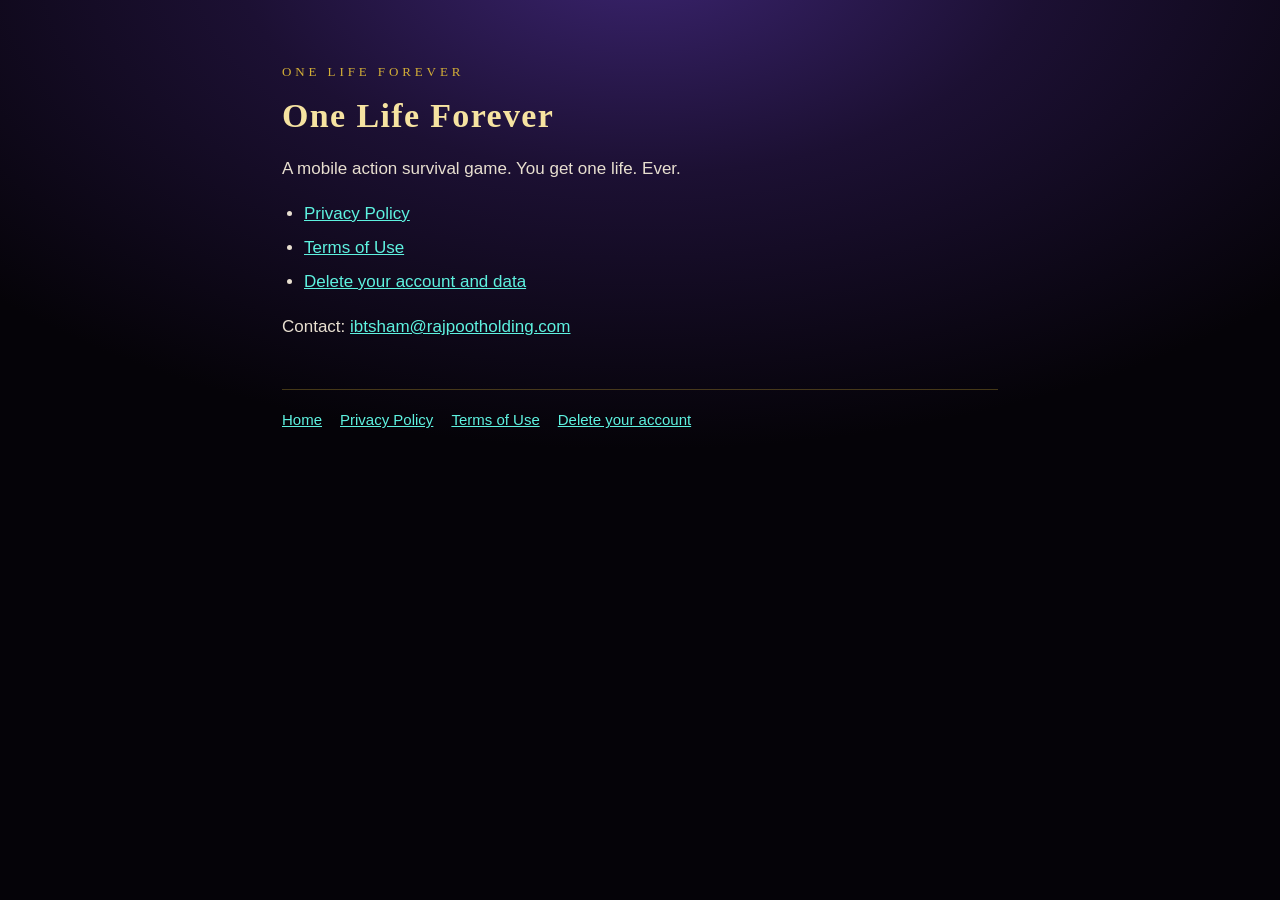
<file: index.html>
<!DOCTYPE html>
<html lang="en">
<head>
<meta charset="utf-8">
<meta name="viewport" content="width=device-width, initial-scale=1">
<title>One Life Forever — One Life Forever</title>
<link rel="stylesheet" href="style.css">
</head>
<body>
<main>
<p class="brand">One Life Forever</p>
<h1>One Life Forever</h1>
<p>A mobile action survival game. You get one life. Ever.</p>
<ul>
<li><a href="privacy.html">Privacy Policy</a></li>
<li><a href="terms.html">Terms of Use</a></li>
<li><a href="delete-account.html">Delete your account and data</a></li>
</ul>
<p>Contact: <a href="mailto:ibtsham@rajpootholding.com">ibtsham@rajpootholding.com</a></p>
<nav><a href="index.html">Home</a><a href="privacy.html">Privacy Policy</a><a href="terms.html">Terms of Use</a><a href="delete-account.html">Delete your account</a></nav>
</main>
</body>
</html>
</file>
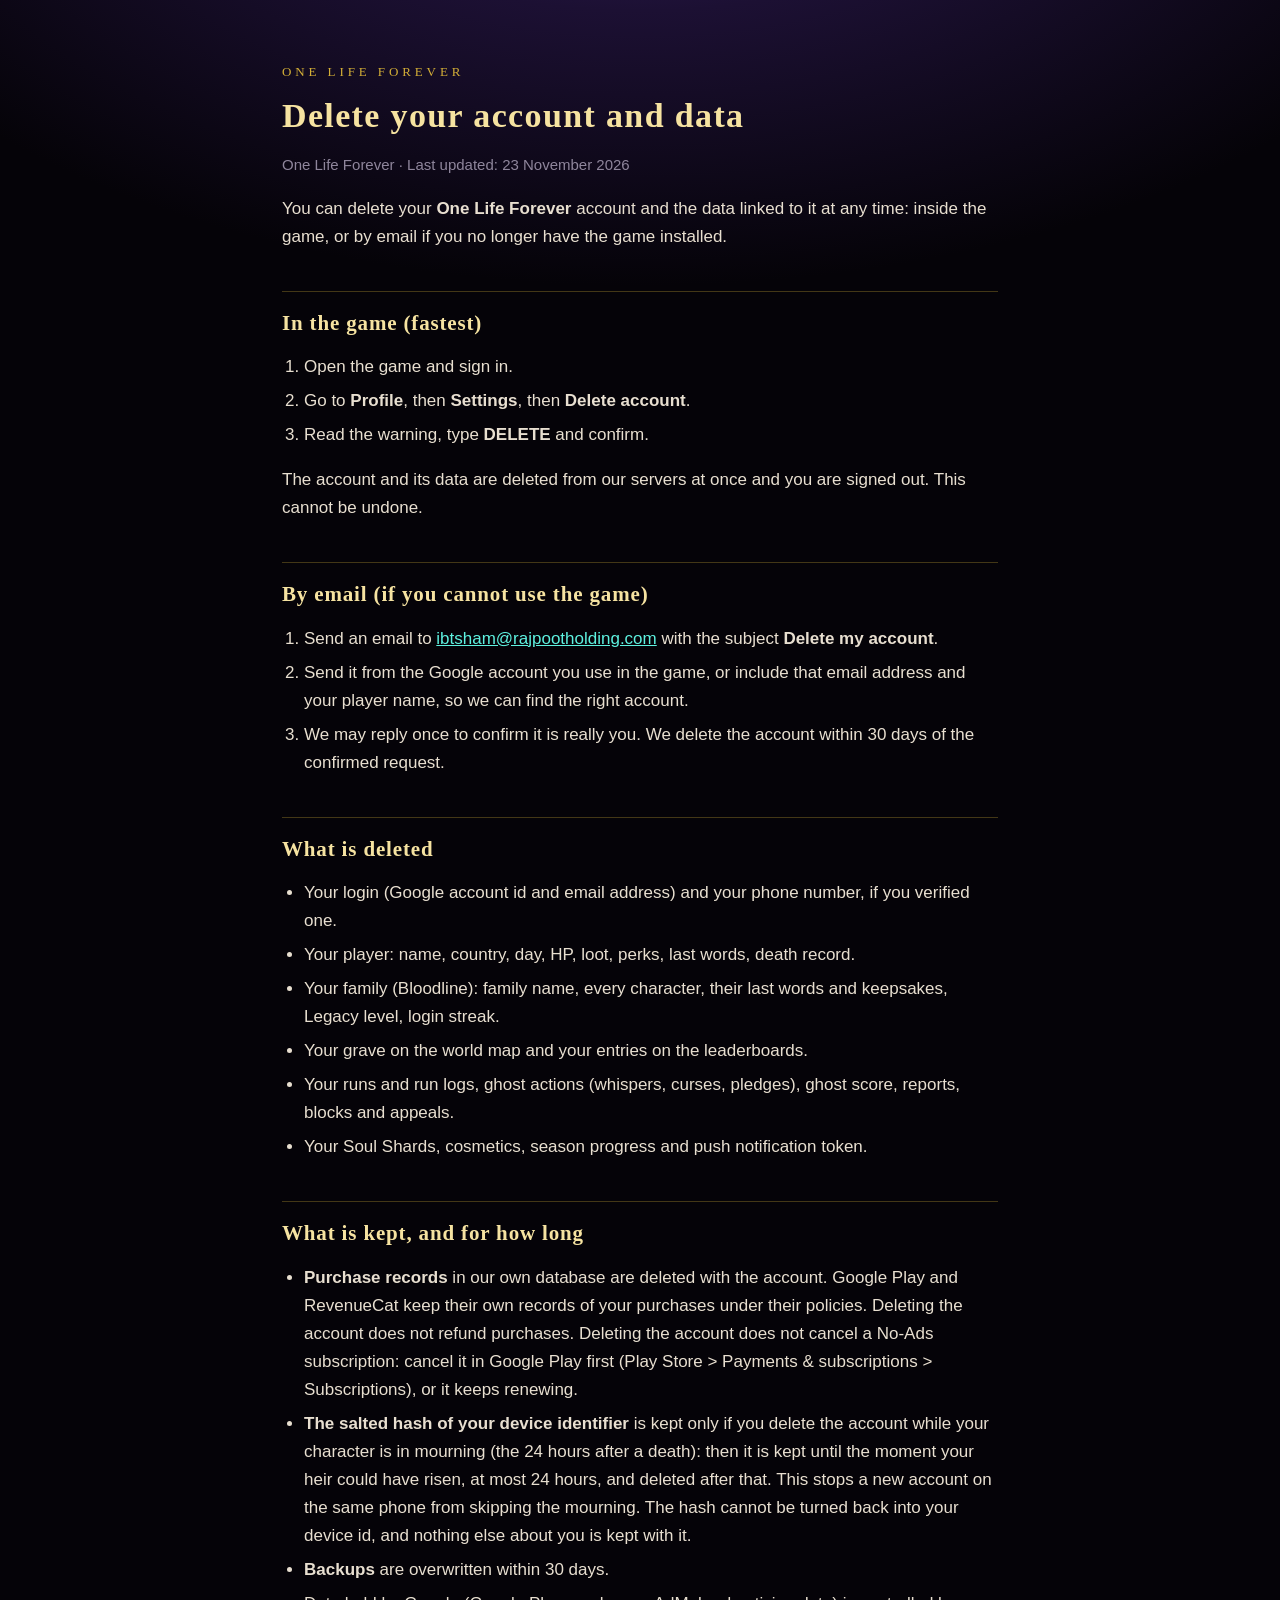
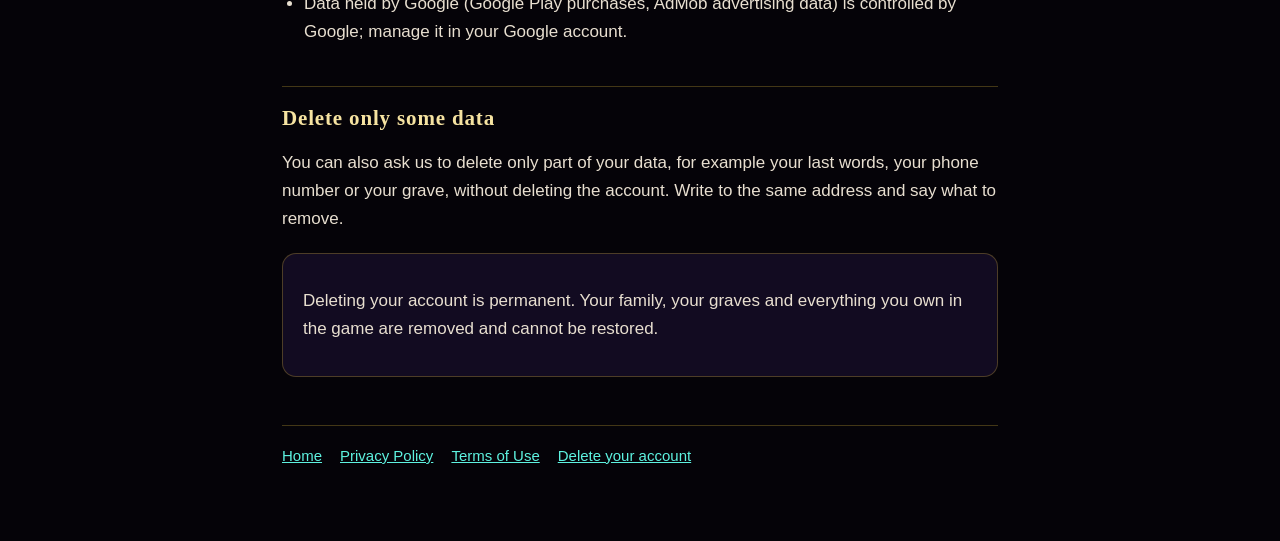
<file: delete-account.html>
<!DOCTYPE html>
<html lang="en">
<head>
<meta charset="utf-8">
<meta name="viewport" content="width=device-width, initial-scale=1">
<title>Delete your account — One Life Forever</title>
<link rel="stylesheet" href="style.css">
</head>
<body>
<main>
<p class="brand">One Life Forever</p>
<h1>Delete your account and data</h1>
<p class="dim">One Life Forever · Last updated: 23 November 2026</p>
<p>You can delete your <strong>One Life Forever</strong> account and the data linked to it at any time: inside the game, or by email if you no longer have the game installed.</p>

<h2>In the game (fastest)</h2>
<ol>
<li>Open the game and sign in.</li>
<li>Go to <strong>Profile</strong>, then <strong>Settings</strong>, then <strong>Delete account</strong>.</li>
<li>Read the warning, type <strong>DELETE</strong> and confirm.</li>
</ol>
<p>The account and its data are deleted from our servers at once and you are signed out. This cannot be undone.</p>

<h2>By email (if you cannot use the game)</h2>
<ol>
<li>Send an email to <a href="mailto:ibtsham@rajpootholding.com">ibtsham@rajpootholding.com</a> with the subject <strong>Delete my account</strong>.</li>
<li>Send it from the Google account you use in the game, or include that email address and your player name, so we can find the right account.</li>
<li>We may reply once to confirm it is really you. We delete the account within 30 days of the confirmed request.</li>
</ol>

<h2>What is deleted</h2>
<ul>
<li>Your login (Google account id and email address) and your phone number, if you verified one.</li>
<li>Your player: name, country, day, HP, loot, perks, last words, death record.</li>
<li>Your family (Bloodline): family name, every character, their last words and keepsakes, Legacy level, login streak.</li>
<li>Your grave on the world map and your entries on the leaderboards.</li>
<li>Your runs and run logs, ghost actions (whispers, curses, pledges), ghost score, reports, blocks and appeals.</li>
<li>Your Soul Shards, cosmetics, season progress and push notification token.</li>
</ul>

<h2>What is kept, and for how long</h2>
<ul>
<li><strong>Purchase records</strong> in our own database are deleted with the account. Google Play and RevenueCat keep their own records of your purchases under their policies. Deleting the account does not refund purchases. Deleting the account does not cancel a No-Ads subscription: cancel it in Google Play first (Play Store &gt; Payments &amp; subscriptions &gt; Subscriptions), or it keeps renewing.</li>
<li><strong>The salted hash of your device identifier</strong> is kept only if you delete the account while your character is in mourning (the 24 hours after a death): then it is kept until the moment your heir could have risen, at most 24 hours, and deleted after that. This stops a new account on the same phone from skipping the mourning. The hash cannot be turned back into your device id, and nothing else about you is kept with it.</li>
<li><strong>Backups</strong> are overwritten within 30 days.</li>
<li>Data held by Google (Google Play purchases, AdMob advertising data) is controlled by Google; manage it in your Google account.</li>
</ul>

<h2>Delete only some data</h2>
<p>You can also ask us to delete only part of your data, for example your last words, your phone number or your grave, without deleting the account. Write to the same address and say what to remove.</p>

<div class="box"><p>Deleting your account is permanent. Your family, your graves and everything you own in the game are removed and cannot be restored.</p></div>
<nav><a href="index.html">Home</a><a href="privacy.html">Privacy Policy</a><a href="terms.html">Terms of Use</a><a href="delete-account.html">Delete your account</a></nav>
</main>
</body>
</html>
</file>
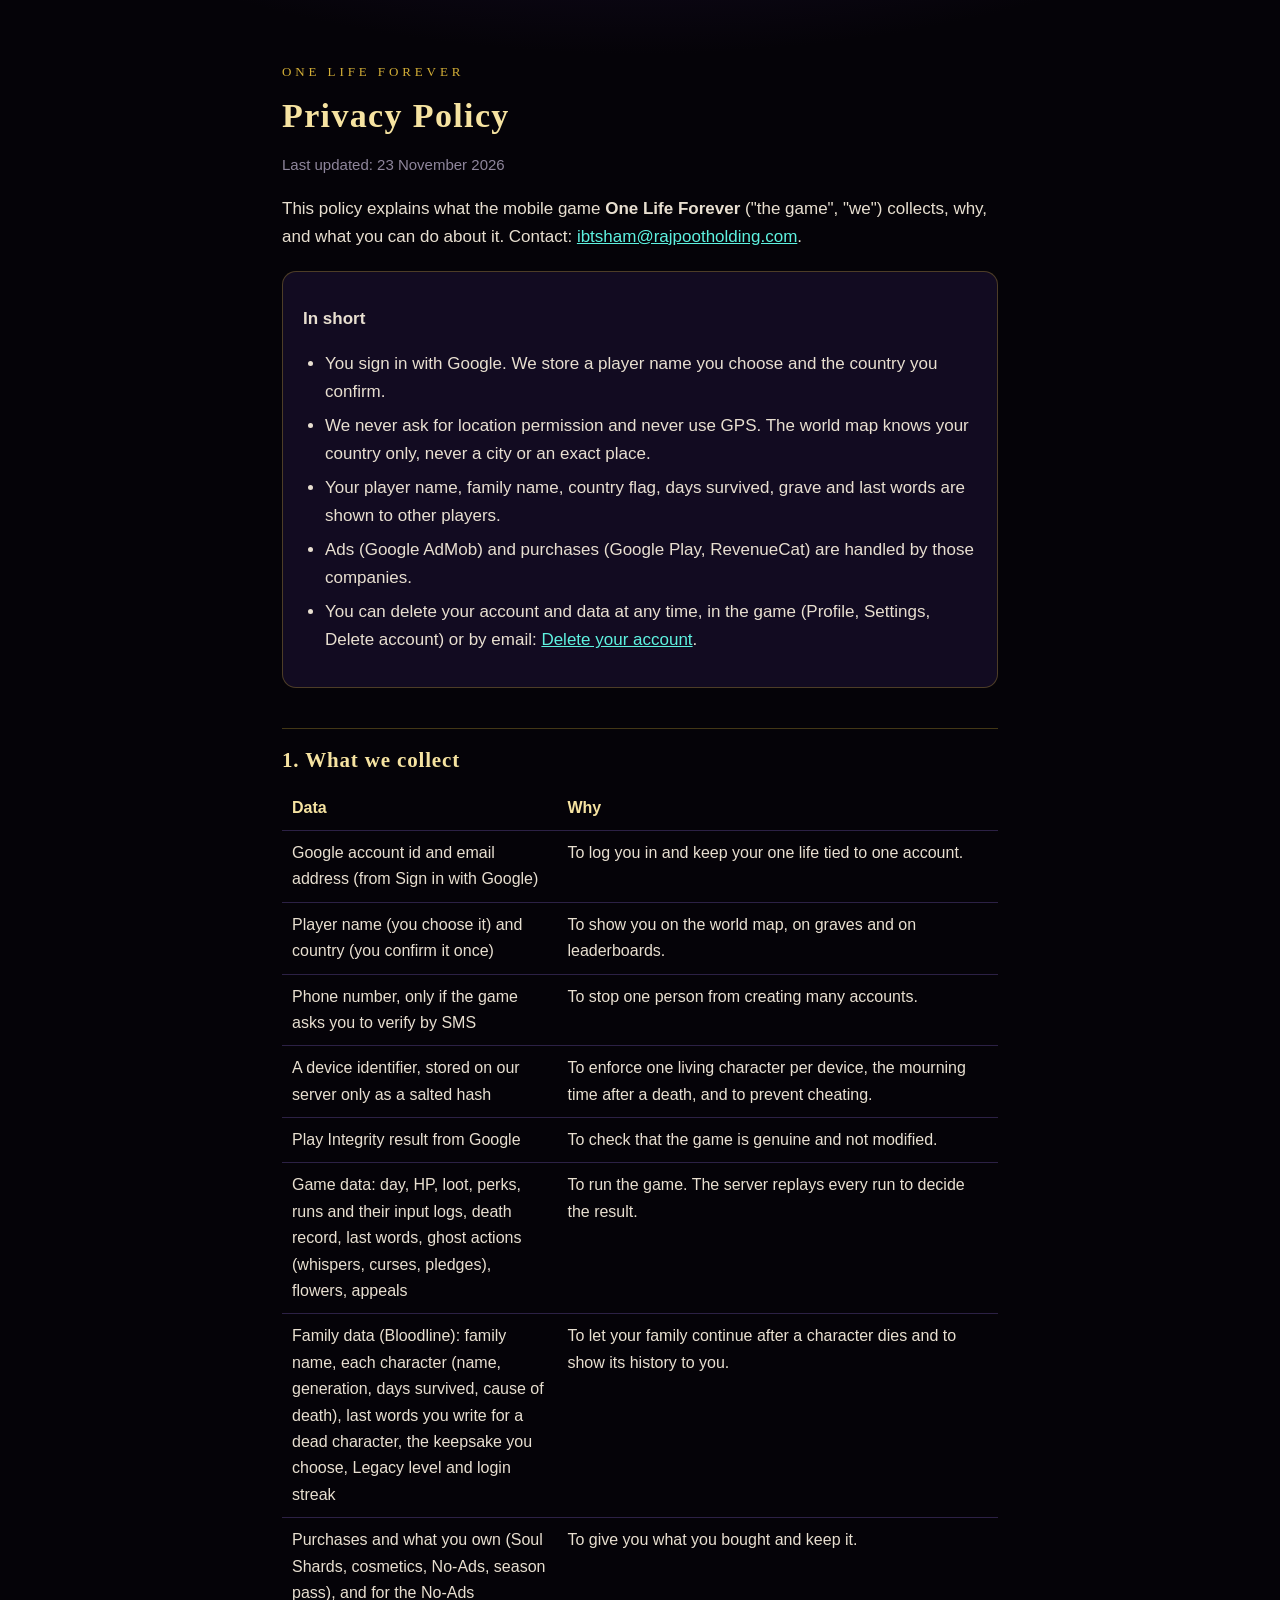
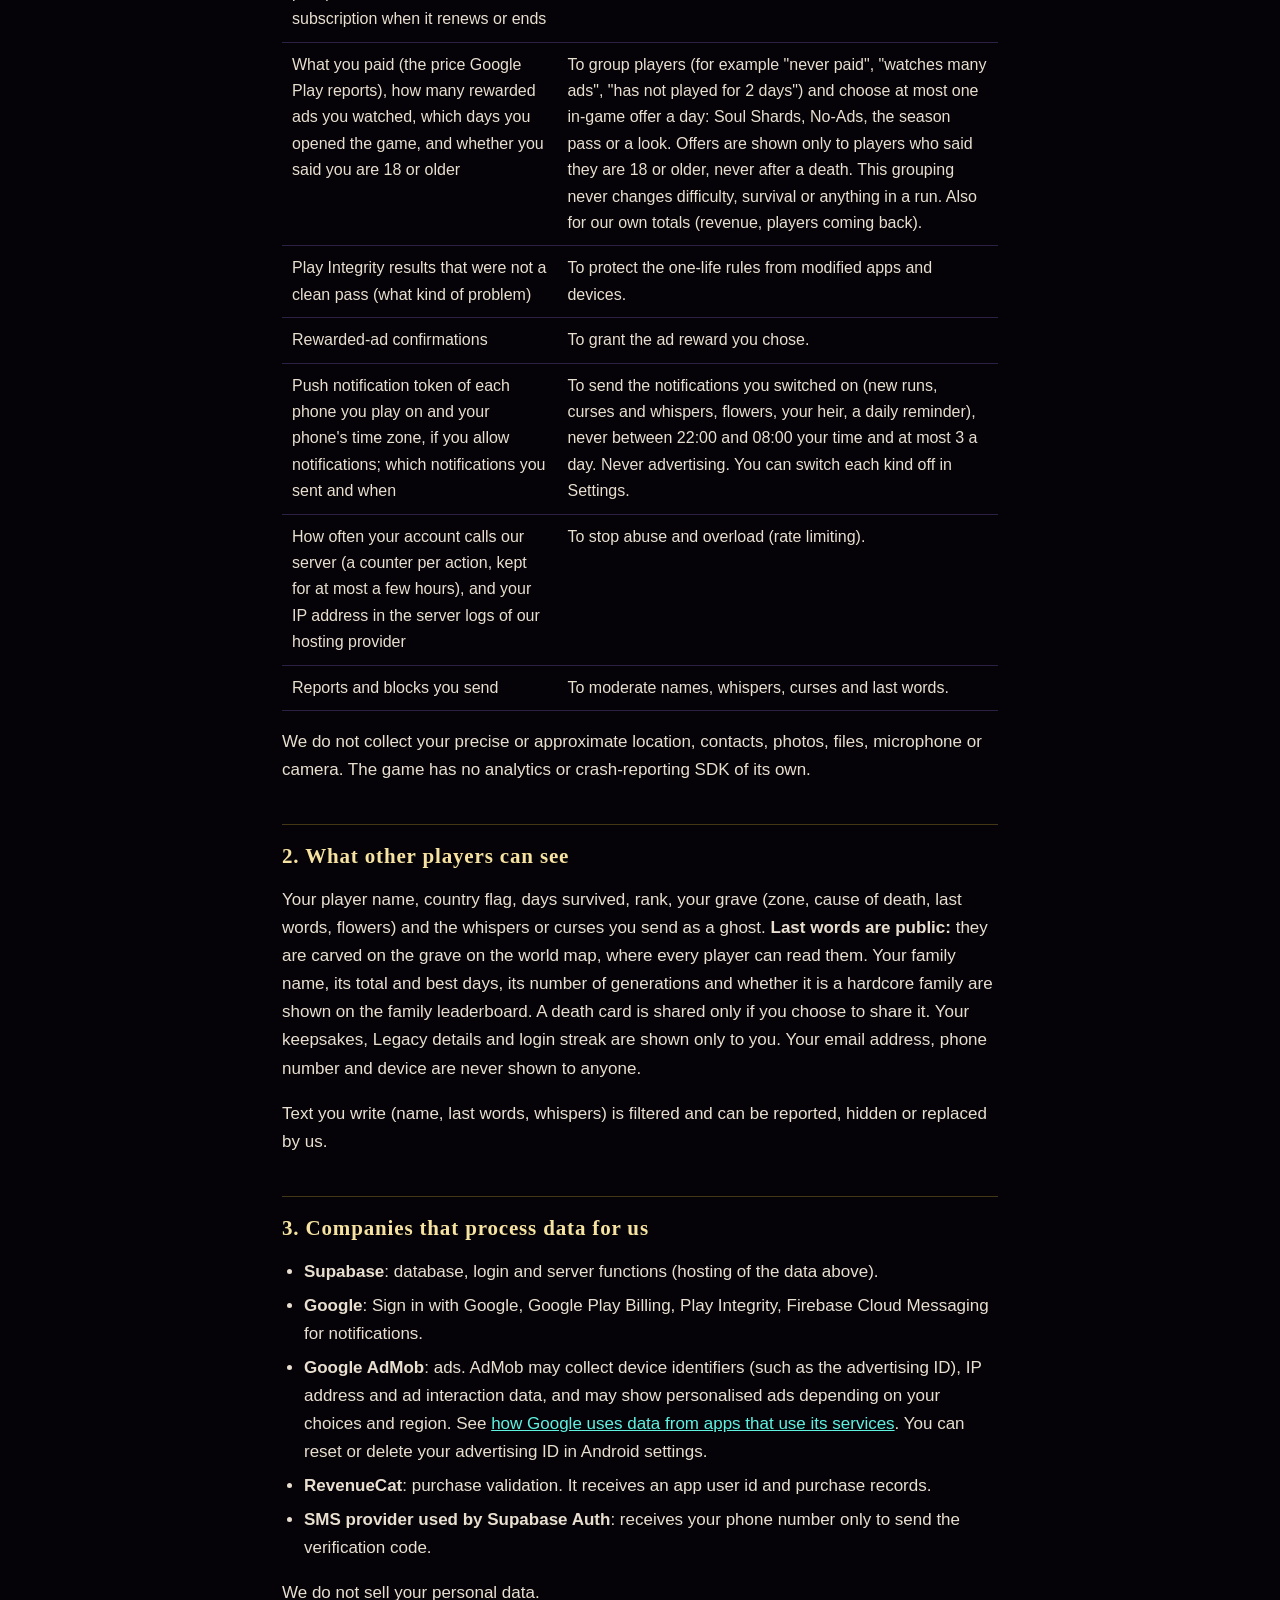
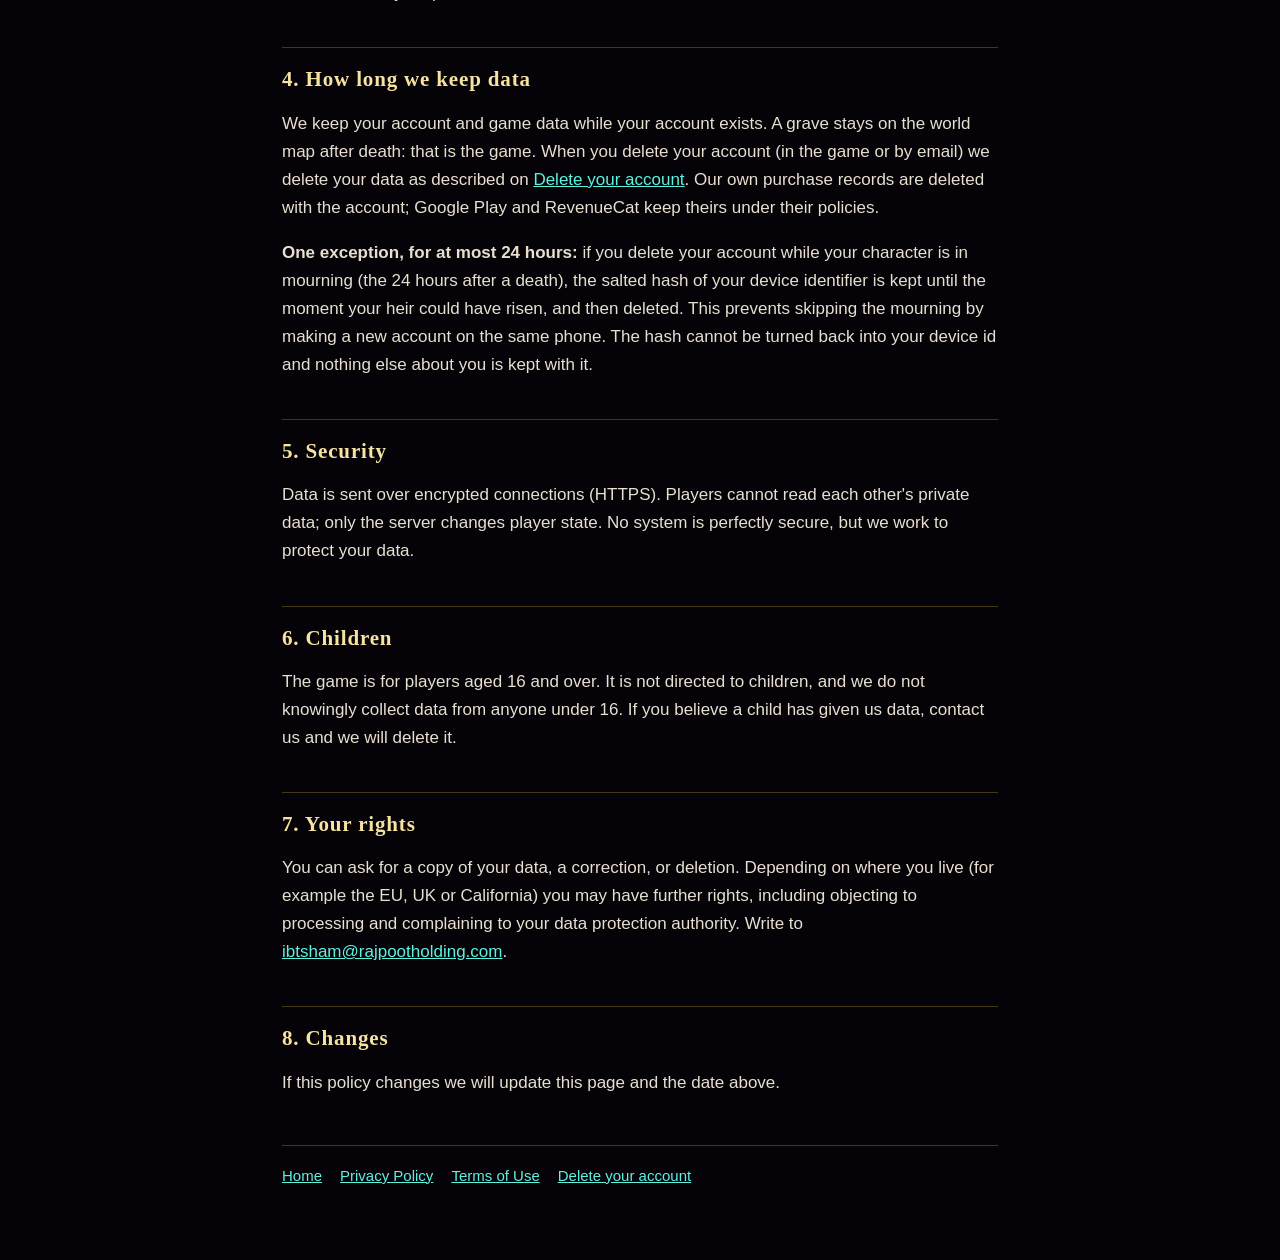
<file: privacy.html>
<!DOCTYPE html>
<html lang="en">
<head>
<meta charset="utf-8">
<meta name="viewport" content="width=device-width, initial-scale=1">
<title>Privacy Policy — One Life Forever</title>
<link rel="stylesheet" href="style.css">
</head>
<body>
<main>
<p class="brand">One Life Forever</p>
<h1>Privacy Policy</h1>
<p class="dim">Last updated: 23 November 2026</p>
<p>This policy explains what the mobile game <strong>One Life Forever</strong> ("the game", "we") collects, why, and what you can do about it. Contact: <a href="mailto:ibtsham@rajpootholding.com">ibtsham@rajpootholding.com</a>.</p>

<div class="box">
<p><strong>In short</strong></p>
<ul>
<li>You sign in with Google. We store a player name you choose and the country you confirm.</li>
<li>We never ask for location permission and never use GPS. The world map knows your country only, never a city or an exact place.</li>
<li>Your player name, family name, country flag, days survived, grave and last words are shown to other players.</li>
<li>Ads (Google AdMob) and purchases (Google Play, RevenueCat) are handled by those companies.</li>
<li>You can delete your account and data at any time, in the game (Profile, Settings, Delete account) or by email: <a href="delete-account.html">Delete your account</a>.</li>
</ul>
</div>

<h2>1. What we collect</h2>
<table>
<tr><th>Data</th><th>Why</th></tr>
<tr><td>Google account id and email address (from Sign in with Google)</td><td>To log you in and keep your one life tied to one account.</td></tr>
<tr><td>Player name (you choose it) and country (you confirm it once)</td><td>To show you on the world map, on graves and on leaderboards.</td></tr>
<tr><td>Phone number, only if the game asks you to verify by SMS</td><td>To stop one person from creating many accounts.</td></tr>
<tr><td>A device identifier, stored on our server only as a salted hash</td><td>To enforce one living character per device, the mourning time after a death, and to prevent cheating.</td></tr>
<tr><td>Play Integrity result from Google</td><td>To check that the game is genuine and not modified.</td></tr>
<tr><td>Game data: day, HP, loot, perks, runs and their input logs, death record, last words, ghost actions (whispers, curses, pledges), flowers, appeals</td><td>To run the game. The server replays every run to decide the result.</td></tr>
<tr><td>Family data (Bloodline): family name, each character (name, generation, days survived, cause of death), last words you write for a dead character, the keepsake you choose, Legacy level and login streak</td><td>To let your family continue after a character dies and to show its history to you.</td></tr>
<tr><td>Purchases and what you own (Soul Shards, cosmetics, No-Ads, season pass), and for the No-Ads subscription when it renews or ends</td><td>To give you what you bought and keep it.</td></tr>
<tr><td>What you paid (the price Google Play reports), how many rewarded ads you watched, which days you opened the game, and whether you said you are 18 or older</td><td>To group players (for example "never paid", "watches many ads", "has not played for 2 days") and choose at most one in-game offer a day: Soul Shards, No-Ads, the season pass or a look. Offers are shown only to players who said they are 18 or older, never after a death. This grouping never changes difficulty, survival or anything in a run. Also for our own totals (revenue, players coming back).</td></tr>
<tr><td>Play Integrity results that were not a clean pass (what kind of problem)</td><td>To protect the one-life rules from modified apps and devices.</td></tr>
<tr><td>Rewarded-ad confirmations</td><td>To grant the ad reward you chose.</td></tr>
<tr><td>Push notification token of each phone you play on and your phone's time zone, if you allow notifications; which notifications you sent and when</td><td>To send the notifications you switched on (new runs, curses and whispers, flowers, your heir, a daily reminder), never between 22:00 and 08:00 your time and at most 3 a day. Never advertising. You can switch each kind off in Settings.</td></tr>
<tr><td>How often your account calls our server (a counter per action, kept for at most a few hours), and your IP address in the server logs of our hosting provider</td><td>To stop abuse and overload (rate limiting).</td></tr>
<tr><td>Reports and blocks you send</td><td>To moderate names, whispers, curses and last words.</td></tr>
</table>
<p>We do not collect your precise or approximate location, contacts, photos, files, microphone or camera. The game has no analytics or crash-reporting SDK of its own.</p>

<h2>2. What other players can see</h2>
<p>Your player name, country flag, days survived, rank, your grave (zone, cause of death, last words, flowers) and the whispers or curses you send as a ghost. <strong>Last words are public:</strong> they are carved on the grave on the world map, where every player can read them. Your family name, its total and best days, its number of generations and whether it is a hardcore family are shown on the family leaderboard. A death card is shared only if you choose to share it. Your keepsakes, Legacy details and login streak are shown only to you. Your email address, phone number and device are never shown to anyone.</p>
<p>Text you write (name, last words, whispers) is filtered and can be reported, hidden or replaced by us.</p>

<h2>3. Companies that process data for us</h2>
<ul>
<li><strong>Supabase</strong>: database, login and server functions (hosting of the data above).</li>
<li><strong>Google</strong>: Sign in with Google, Google Play Billing, Play Integrity, Firebase Cloud Messaging for notifications.</li>
<li><strong>Google AdMob</strong>: ads. AdMob may collect device identifiers (such as the advertising ID), IP address and ad interaction data, and may show personalised ads depending on your choices and region. See <a href="https://policies.google.com/technologies/partner-sites">how Google uses data from apps that use its services</a>. You can reset or delete your advertising ID in Android settings.</li>
<li><strong>RevenueCat</strong>: purchase validation. It receives an app user id and purchase records.</li>
<li><strong>SMS provider used by Supabase Auth</strong>: receives your phone number only to send the verification code.</li>
</ul>
<p>We do not sell your personal data.</p>

<h2>4. How long we keep data</h2>
<p>We keep your account and game data while your account exists. A grave stays on the world map after death: that is the game. When you delete your account (in the game or by email) we delete your data as described on <a href="delete-account.html">Delete your account</a>. Our own purchase records are deleted with the account; Google Play and RevenueCat keep theirs under their policies.</p>
<p><strong>One exception, for at most 24 hours:</strong> if you delete your account while your character is in mourning (the 24 hours after a death), the salted hash of your device identifier is kept until the moment your heir could have risen, and then deleted. This prevents skipping the mourning by making a new account on the same phone. The hash cannot be turned back into your device id and nothing else about you is kept with it.</p>

<h2>5. Security</h2>
<p>Data is sent over encrypted connections (HTTPS). Players cannot read each other's private data; only the server changes player state. No system is perfectly secure, but we work to protect your data.</p>

<h2>6. Children</h2>
<p>The game is for players aged 16 and over. It is not directed to children, and we do not knowingly collect data from anyone under 16. If you believe a child has given us data, contact us and we will delete it.</p>

<h2>7. Your rights</h2>
<p>You can ask for a copy of your data, a correction, or deletion. Depending on where you live (for example the EU, UK or California) you may have further rights, including objecting to processing and complaining to your data protection authority. Write to <a href="mailto:ibtsham@rajpootholding.com">ibtsham@rajpootholding.com</a>.</p>

<h2>8. Changes</h2>
<p>If this policy changes we will update this page and the date above.</p>
<nav><a href="index.html">Home</a><a href="privacy.html">Privacy Policy</a><a href="terms.html">Terms of Use</a><a href="delete-account.html">Delete your account</a></nav>
</main>
</body>
</html>
</file>
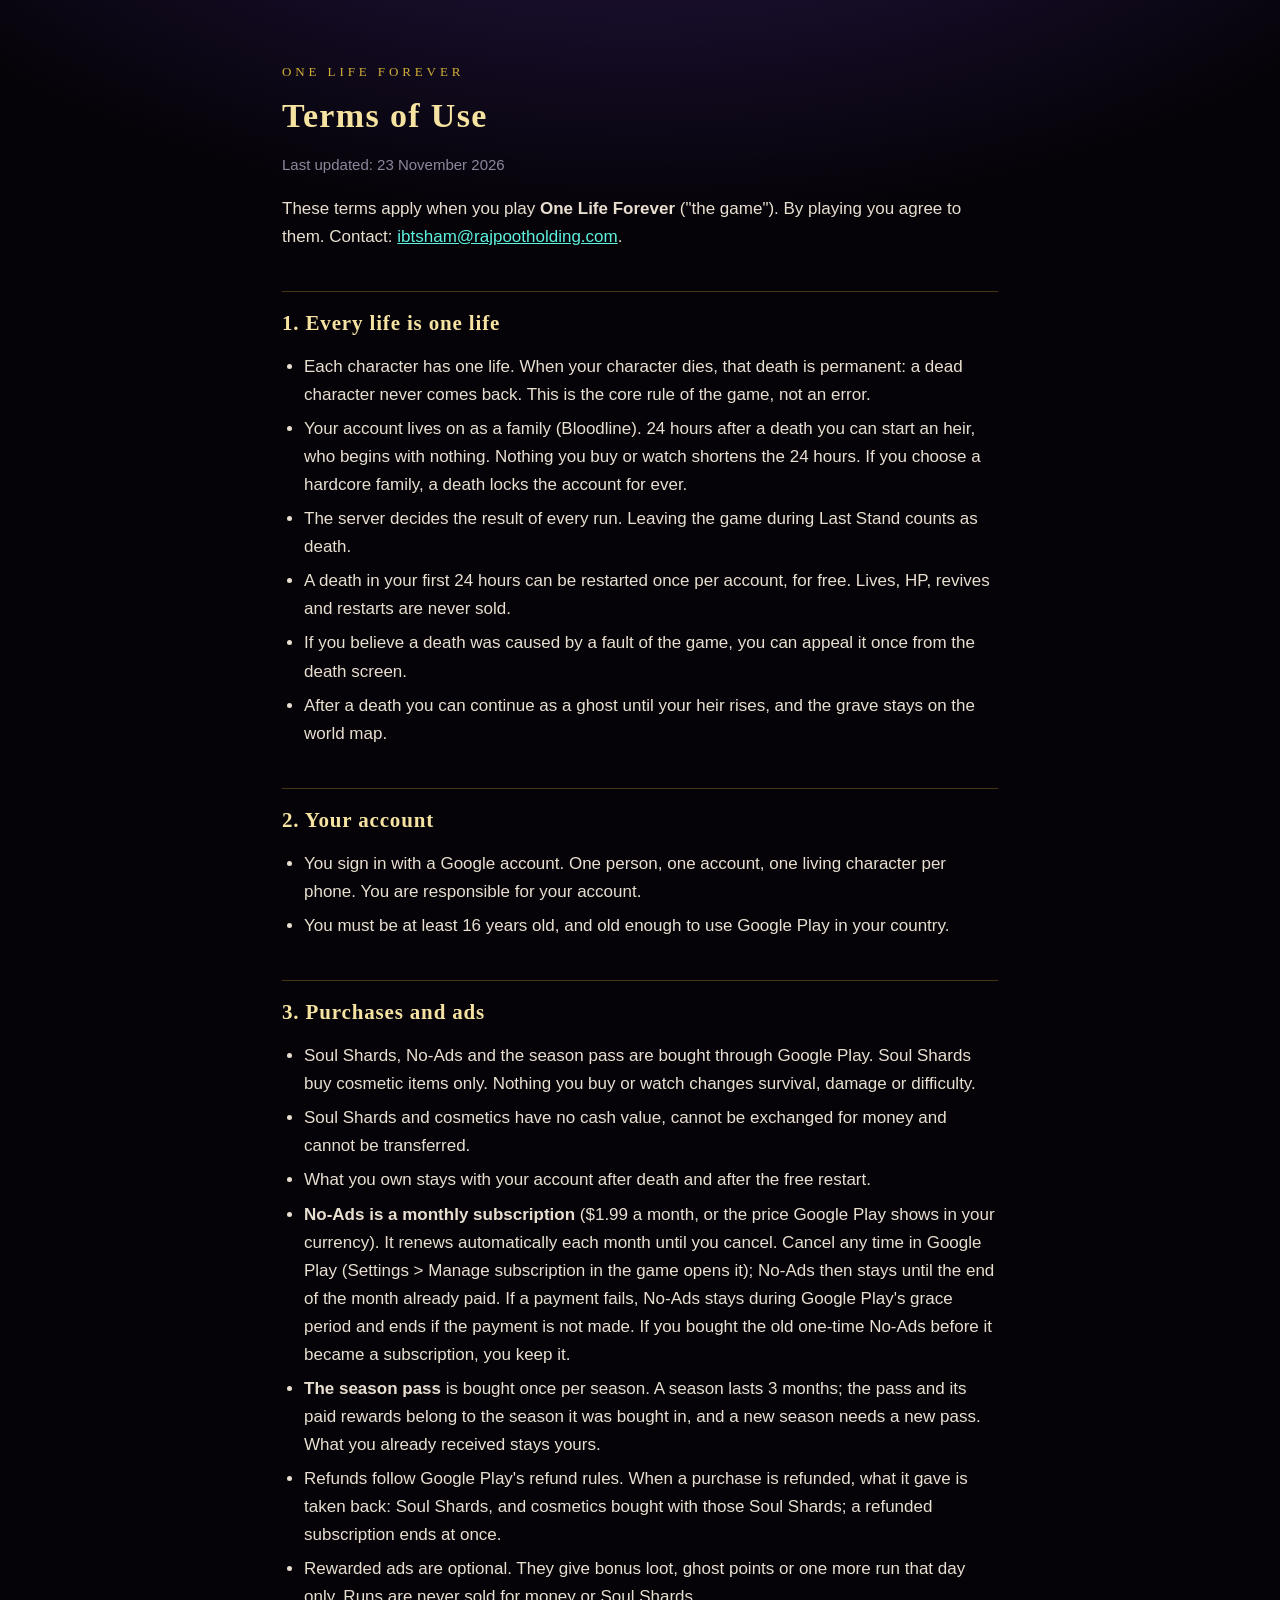
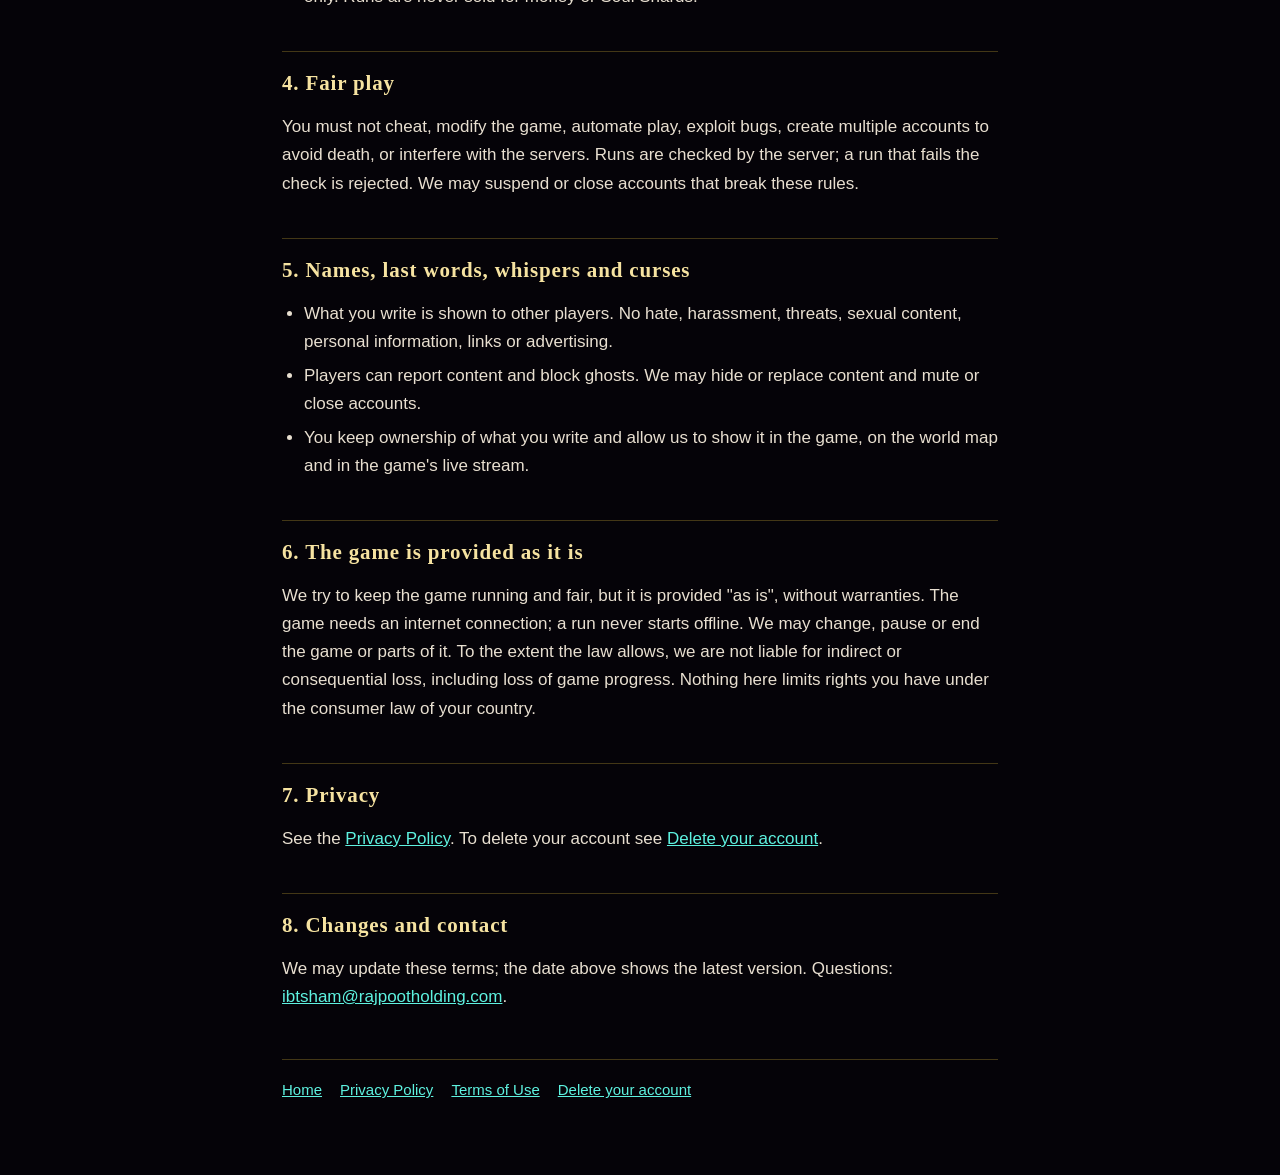
<file: terms.html>
<!DOCTYPE html>
<html lang="en">
<head>
<meta charset="utf-8">
<meta name="viewport" content="width=device-width, initial-scale=1">
<title>Terms of Use — One Life Forever</title>
<link rel="stylesheet" href="style.css">
</head>
<body>
<main>
<p class="brand">One Life Forever</p>
<h1>Terms of Use</h1>
<p class="dim">Last updated: 23 November 2026</p>
<p>These terms apply when you play <strong>One Life Forever</strong> ("the game"). By playing you agree to them. Contact: <a href="mailto:ibtsham@rajpootholding.com">ibtsham@rajpootholding.com</a>.</p>

<h2>1. Every life is one life</h2>
<ul>
<li>Each character has one life. When your character dies, that death is permanent: a dead character never comes back. This is the core rule of the game, not an error.</li>
<li>Your account lives on as a family (Bloodline). 24 hours after a death you can start an heir, who begins with nothing. Nothing you buy or watch shortens the 24 hours. If you choose a hardcore family, a death locks the account for ever.</li>
<li>The server decides the result of every run. Leaving the game during Last Stand counts as death.</li>
<li>A death in your first 24 hours can be restarted once per account, for free. Lives, HP, revives and restarts are never sold.</li>
<li>If you believe a death was caused by a fault of the game, you can appeal it once from the death screen.</li>
<li>After a death you can continue as a ghost until your heir rises, and the grave stays on the world map.</li>
</ul>

<h2>2. Your account</h2>
<ul>
<li>You sign in with a Google account. One person, one account, one living character per phone. You are responsible for your account.</li>
<li>You must be at least 16 years old, and old enough to use Google Play in your country.</li>
</ul>

<h2>3. Purchases and ads</h2>
<ul>
<li>Soul Shards, No-Ads and the season pass are bought through Google Play. Soul Shards buy cosmetic items only. Nothing you buy or watch changes survival, damage or difficulty.</li>
<li>Soul Shards and cosmetics have no cash value, cannot be exchanged for money and cannot be transferred.</li>
<li>What you own stays with your account after death and after the free restart.</li>
<li><strong>No-Ads is a monthly subscription</strong> ($1.99 a month, or the price Google Play shows in your currency). It renews automatically each month until you cancel. Cancel any time in Google Play (Settings &gt; Manage subscription in the game opens it); No-Ads then stays until the end of the month already paid. If a payment fails, No-Ads stays during Google Play's grace period and ends if the payment is not made. If you bought the old one-time No-Ads before it became a subscription, you keep it.</li>
<li><strong>The season pass</strong> is bought once per season. A season lasts 3 months; the pass and its paid rewards belong to the season it was bought in, and a new season needs a new pass. What you already received stays yours.</li>
<li>Refunds follow Google Play's refund rules. When a purchase is refunded, what it gave is taken back: Soul Shards, and cosmetics bought with those Soul Shards; a refunded subscription ends at once.</li>
<li>Rewarded ads are optional. They give bonus loot, ghost points or one more run that day only. Runs are never sold for money or Soul Shards.</li>
</ul>

<h2>4. Fair play</h2>
<p>You must not cheat, modify the game, automate play, exploit bugs, create multiple accounts to avoid death, or interfere with the servers. Runs are checked by the server; a run that fails the check is rejected. We may suspend or close accounts that break these rules.</p>

<h2>5. Names, last words, whispers and curses</h2>
<ul>
<li>What you write is shown to other players. No hate, harassment, threats, sexual content, personal information, links or advertising.</li>
<li>Players can report content and block ghosts. We may hide or replace content and mute or close accounts.</li>
<li>You keep ownership of what you write and allow us to show it in the game, on the world map and in the game's live stream.</li>
</ul>

<h2>6. The game is provided as it is</h2>
<p>We try to keep the game running and fair, but it is provided "as is", without warranties. The game needs an internet connection; a run never starts offline. We may change, pause or end the game or parts of it. To the extent the law allows, we are not liable for indirect or consequential loss, including loss of game progress. Nothing here limits rights you have under the consumer law of your country.</p>

<h2>7. Privacy</h2>
<p>See the <a href="privacy.html">Privacy Policy</a>. To delete your account see <a href="delete-account.html">Delete your account</a>.</p>

<h2>8. Changes and contact</h2>
<p>We may update these terms; the date above shows the latest version. Questions: <a href="mailto:ibtsham@rajpootholding.com">ibtsham@rajpootholding.com</a>.</p>
<nav><a href="index.html">Home</a><a href="privacy.html">Privacy Policy</a><a href="terms.html">Terms of Use</a><a href="delete-account.html">Delete your account</a></nav>
</main>
</body>
</html>
</file>
<file: style.css>
:root { color-scheme: dark; }
* { box-sizing: border-box; }
body {
  margin: 0; background: #050308; color: #e8dfd0;
  font: 17px/1.65 -apple-system, BlinkMacSystemFont, "Segoe UI", Roboto, Helvetica, Arial, sans-serif;
  background-image: radial-gradient(900px 500px at 50% -10%, #3b2470 0%, #1c1033 45%, #050308 100%);
  background-repeat: no-repeat;
}
main { max-width: 760px; margin: 0 auto; padding: 48px 22px 72px; }
h1, h2 { font-family: Cinzel, Georgia, "Times New Roman", serif; color: #f6e3a1; letter-spacing: 0.04em; line-height: 1.25; }
h1 { font-size: 34px; margin: 0 0 6px; }
h2 { font-size: 21px; margin: 40px 0 8px; padding-top: 18px; border-top: 1px solid rgba(212, 175, 55, 0.3); }
p, li { color: #e8dfd0; }
ul, ol { padding-left: 22px; }
li { margin: 6px 0; }
a { color: #5ef2e0; }
.brand { font-family: Cinzel, Georgia, serif; color: #d4af37; letter-spacing: 0.3em; font-size: 13px; text-transform: uppercase; }
.dim { color: #8f869c; font-size: 15px; }
.box { background: rgba(38, 24, 70, 0.42); border: 1px solid rgba(212, 175, 55, 0.3); border-radius: 14px; padding: 16px 20px; margin: 20px 0; }
table { width: 100%; border-collapse: collapse; margin: 12px 0; font-size: 16px; }
th, td { text-align: left; vertical-align: top; padding: 9px 10px; border-bottom: 1px solid rgba(143, 111, 224, 0.28); }
th { color: #f6e3a1; font-weight: 600; }
nav { margin-top: 48px; padding-top: 18px; border-top: 1px solid rgba(212, 175, 55, 0.3); font-size: 15px; }
nav a { margin-right: 18px; }
</file>
